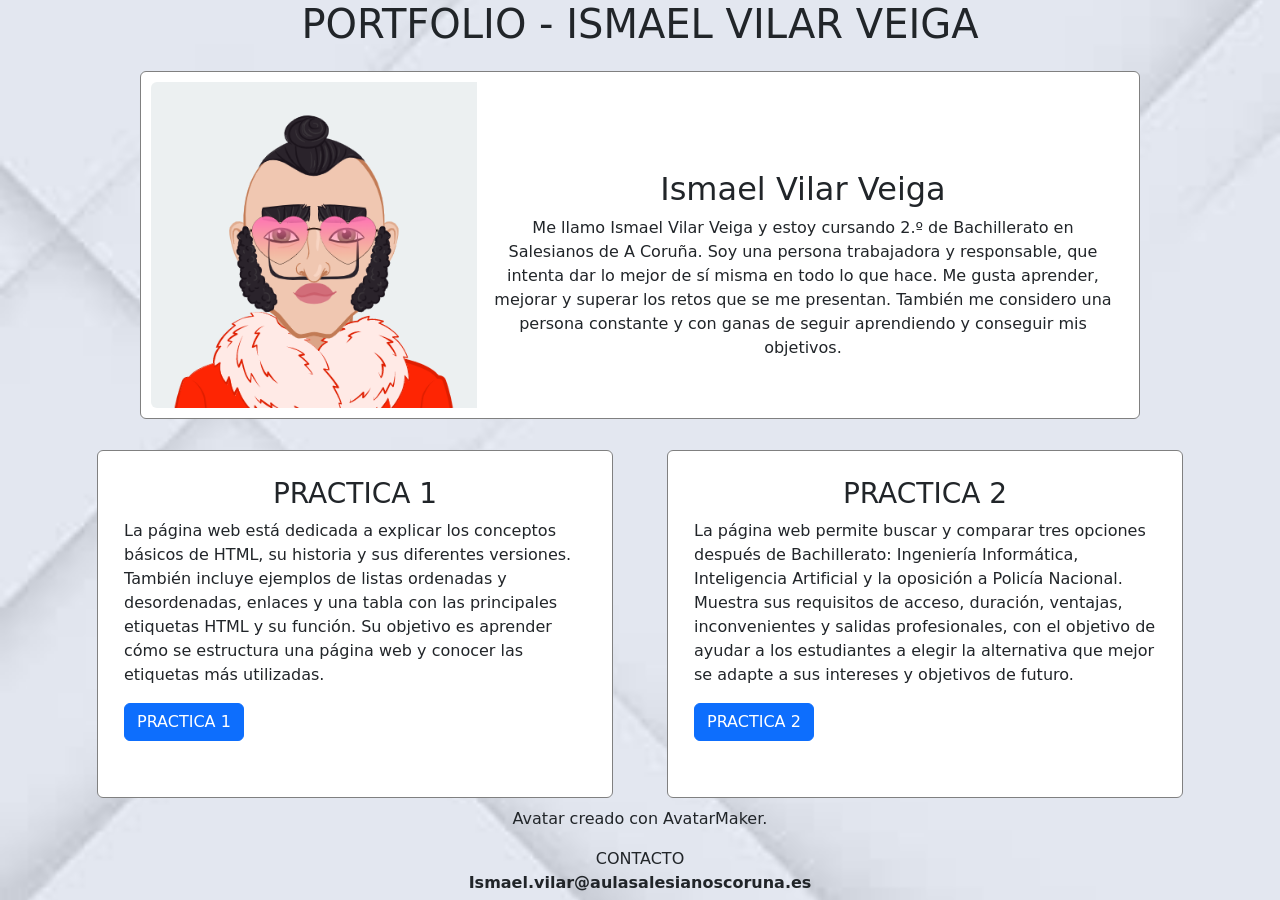
<file: index.html>
<!doctype html>
<html lang="es">
<head>
    <meta charset="utf-8">
    <meta name="viewport" content="width=device-width, initial-scale=1">
    <title>MIS PRÁCTICAS</title>
    <link href="https://cdn.jsdelivr.net/npm/bootstrap@5.3.8/dist/css/bootstrap.min.css" rel="stylesheet" integrity="sha384-sRIl4kxILFvY47J16cr9ZwB07vP4J8+LH7qKQnuqkuIAvNWLzeN8tE5YBujZqJLB" crossorigin="anonymous">
    <link rel="stylesheet" href="./css/estilos.css">
</head>

<body class="back">

    <h1 class="title text-center">PORTFOLIO - ISMAEL VILAR VEIGA</h1>

    <div class="d-flex justify-content-center">
        <div class="card mb-3" style="max-width: 1000px;">
            <div class="row g-0">

                <div class="col-md-4">
                    <img src="img1/AvatarMaker.png" class="img-fluid rounded-start" alt="Avatar personalizado de Ismael Vilar Veiga">
                </div>

                <div class="col-md-8">
                    <div class="card-body">
                        <br>
                        <br>
                        <br>
                        <h2 class="card-title text-center">Ismael Vilar Veiga</h2>
                        <p class="card-text text-center">Me llamo Ismael Vilar Veiga y estoy cursando 2.º de Bachillerato en Salesianos de A Coruña. Soy una persona trabajadora y responsable, que intenta dar lo mejor de sí misma en todo lo que hace. Me gusta aprender, mejorar y superar los retos que se me presentan. También me considero una persona constante y con ganas de seguir aprendiendo y conseguir mis objetivos.</p>
                    </div>
                </div>

            </div>
        </div>
    </div>

    <div class="container">
        <div class="row">

            <div class="col-md-6">
                <div class="card">
                    <div class="card-body">
                        <h3 class="card-title text-center">PRACTICA 1</h3>
                        <p class="card-text">La página web está dedicada a explicar los conceptos básicos de HTML, su historia y sus diferentes versiones. También incluye ejemplos de listas ordenadas y desordenadas, enlaces y una tabla con las principales etiquetas HTML y su función. Su objetivo es aprender cómo se estructura una página web y conocer las etiquetas más utilizadas.</p>
                        <a href="./Ejercicio1/index.html" class="btn btn-primary">PRACTICA 1</a>
                    </div>
                </div>
            </div>

            <div class="col-md-6">
                <div class="card">
                    <div class="card-body">
                        <h3 class="card-title text-center">PRACTICA 2</h3>
                        <p class="card-text">La página web permite buscar y comparar tres opciones después de Bachillerato: Ingeniería Informática, Inteligencia Artificial y la oposición a Policía Nacional. Muestra sus requisitos de acceso, duración, ventajas, inconvenientes y salidas profesionales, con el objetivo de ayudar a los estudiantes a elegir la alternativa que mejor se adapte a sus intereses y objetivos de futuro.</p>
                        <a href="./Salidasprofesionales/index.html" class="btn btn-primary">PRACTICA 2</a>
                    </div>
                </div>
            </div>

        </div>
    </div>

    <br>

    <p class="text-center">
        Avatar creado con AvatarMaker.
    </p>

    <footer class="text-center">
        CONTACTO<br>
        <strong>Ismael.vilar@aulasalesianoscoruna.es</strong>
    </footer>

    <script src="https://cdn.jsdelivr.net/npm/bootstrap@5.3.8/dist/js/bootstrap.bundle.min.js" integrity="sha384-FKyoEForCGlyvwx9Hj09JcYn3nv7wiPVlz7YYwJrWVcXK/BmnVDxM+D2scQbITxI" crossorigin="anonymous"></script>

</body>
</html>
</file>
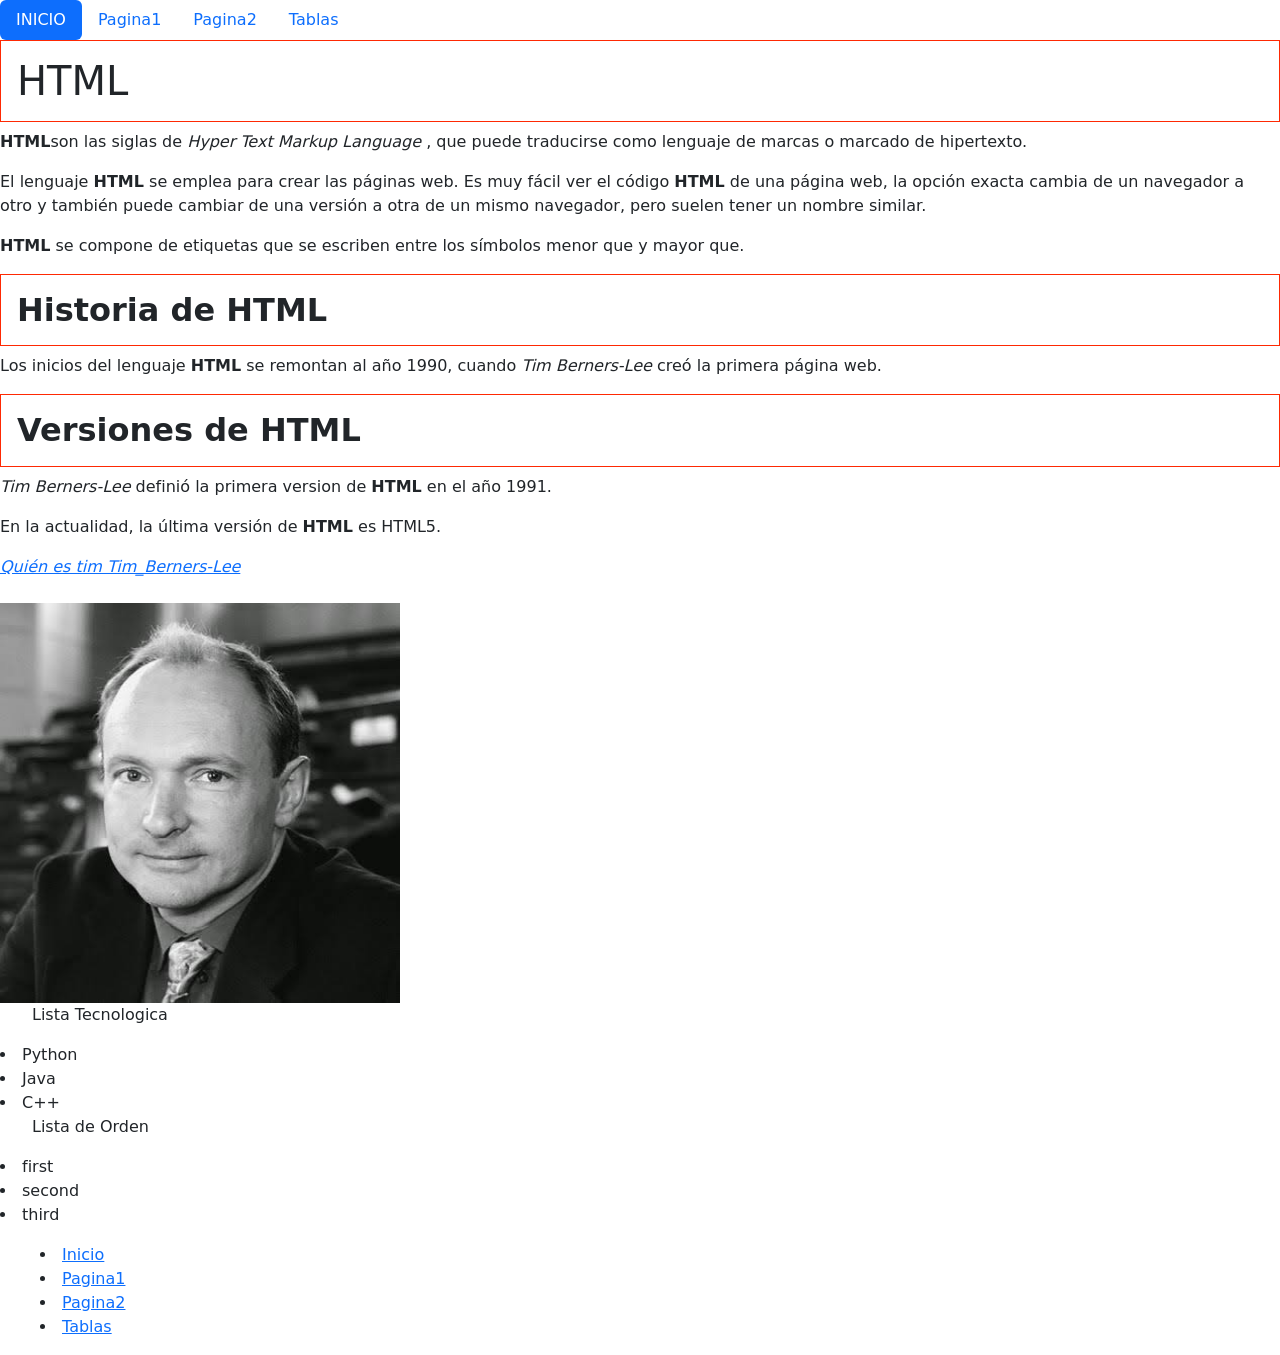
<file: Ejercicio1/index.html>
<!doctype html>
<html lang="es">
    
<head>
  <meta charset="utf-8">
  <meta name="viewport" content="width=device-width, initial-scale=1">
  <link rel="stylesheet" href="./css/estilos.css">
    
  <link href="https://cdn.jsdelivr.net/npm/bootstrap@5.3.8/dist/css/bootstrap.min.css" rel="stylesheet" integrity="sha384-sRIl4kxILFvY47J16cr9ZwB07vP4J8+LH7qKQnuqkuIAvNWLzeN8tE5YBujZqJLB" crossorigin="anonymous">
    </head>
    <body>

        <ul class="nav nav-pills">
            <li class="nav-item">
              <a class="nav-link active" aria-current="page" href="./index.html">INICIO</a>
            </li>
            <li class="nav-item">
              <a class="nav-link" href="./p1.html">Pagina1</a>
            </li>
            <li class="nav-item">
              <a class="nav-link" href="./p2.html">Pagina2</a>
            </li>
            <li class="nav-item">
                <a class="nav-link" href="./tablas.html">Tablas</a>
              </li>
          </ul>

        <h1 class="tarjeta">HTML</h1>
    
        <p>
            <strong>HTML</strong>son las siglas de <em>Hyper Text Markup Language</em> , que puede traducirse como lenguaje de marcas o marcado de hipertexto.
        </p>

        <p>
            El lenguaje <strong>HTML</strong> se emplea para crear las páginas web. Es muy fácil ver el código <strong>HTML</strong> de una página web, la opción exacta cambia de un navegador a otro y también puede cambiar de una versión a otra de un mismo navegador, pero suelen tener un nombre similar.
        </p>

        <p>
            <strong>HTML</strong> se compone de etiquetas que se escriben entre los símbolos menor que y mayor que.
        </p>

        <h2 class="tarjeta">
            <strong>Historia de HTML</strong>
        </h2>

        <p>
            Los inicios del lenguaje <strong>HTML</strong> se remontan al año 1990, cuando <em>Tim Berners-Lee</em> creó la primera página web.
        </p>

        <h2 class="tarjeta">
            <strong>Versiones de HTML</strong>
        </h2>

        <p>
            <em>Tim Berners-Lee</em> definió la primera version de <strong>HTML</strong> en el año 1991.
        </p>

        <p>
            En la actualidad, la última versión de <strong>HTML</strong> es HTML5.
        </p>

        <a href="https://es.wikipedia.org/wiki/Tim_Berners-Lee"><em>Quién es tim Tim_Berners-Lee</em></a>
      
        <br></br>
    
        <img src="./img/tim.jpg" width="400" height="400">

        <ul>Lista Tecnologica</ul>
        <li>Python</li>
        <li>Java</li>
        <li>C++</li>

        <ol>Lista de Orden</ol>
        <li>first</li>
        <li>second</li>
        <li>third</li>

        <menu>
            <li><a href="./index.html">Inicio</a></li>
            <li><a href="./p1.html">Pagina1</a></li>
            <li><a href="./p2.html">Pagina2</a></li>
            <li><a href="./tablas.html">Tablas</a></li>
        </menu>

        <script src="https://cdn.jsdelivr.net/npm/bootstrap@5.3.8/dist/js/bootstrap.bundle.min.js" integrity="sha384-FKyoEForCGlyvwx9Hj09JcYn3nv7wiPVlz7YYwJrWVcXK/BmnVDxM+D2scQbITxI" crossorigin="anonymous"></script>

    </body>
</html>
</file>
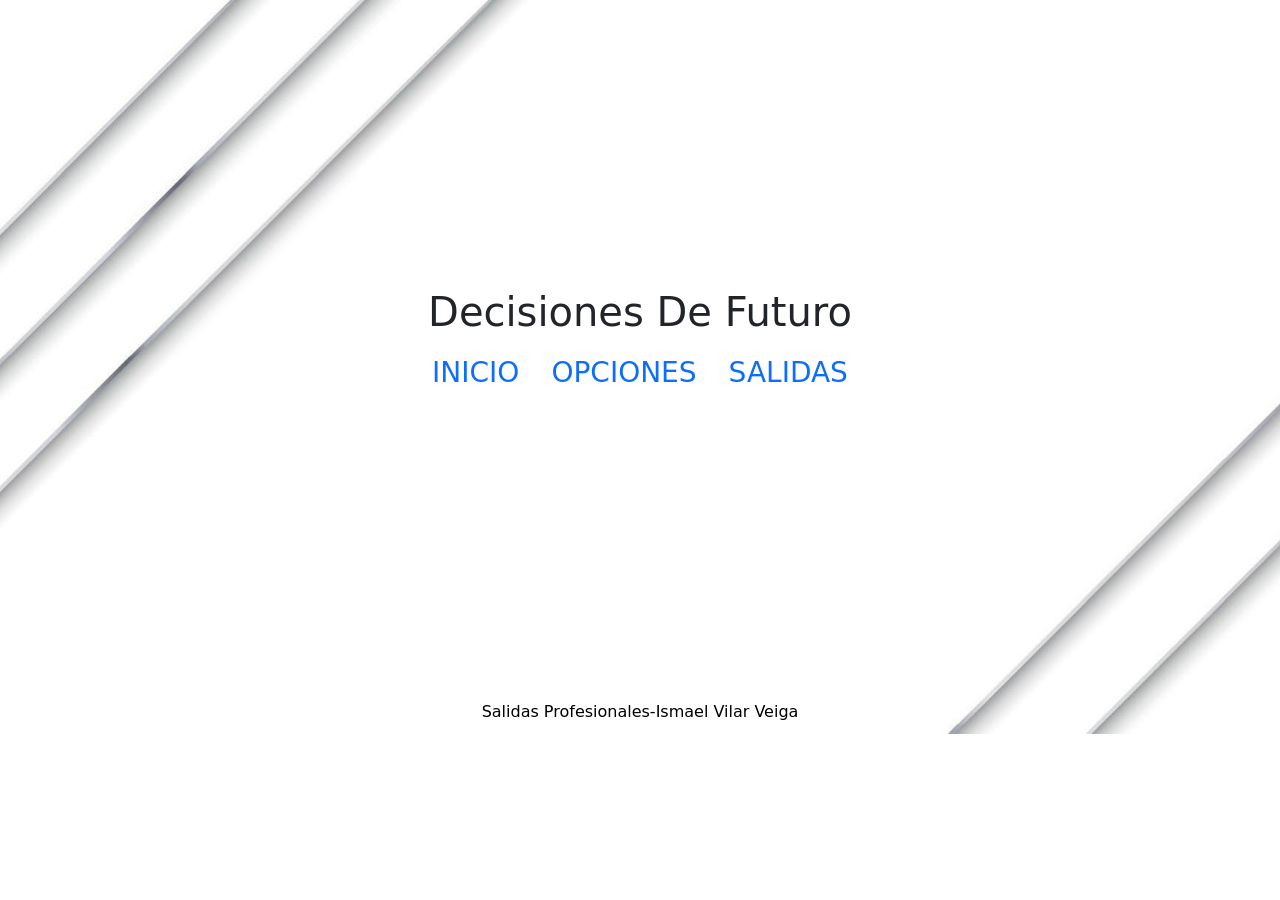
<file: Salidasprofesionales/index.html>
<!DOCTYPE html>
<html lang="es">
    <head>
       <title>Grados Universitarios</title>
       <link href="https://cdn.jsdelivr.net/npm/bootstrap@5.3.8/dist/css/bootstrap.min.css" rel="stylesheet" integrity="sha384-sRIl4kxILFvY47J16cr9ZwB07vP4J8+LH7qKQnuqkuIAvNWLzeN8tE5YBujZqJLB" crossorigin="anonymous">
       <meta charset="utf-8">
       <meta name="viewport" content="width=device-width, initial-scale=1">
       <link rel="stylesheet" href="./css/andaduras.css">
    </head>
   
    <body class="back">
      <br></br>
      <br></br>
      <br></br>
      <br></br>
      <br></br>
      <br></br>

      <h1 class="title text-center">Decisiones De Futuro</h1>
      
      <ul class="nav nav-pills justify-content-center fs-3 mt-7">

            <li class="nav-item">
              <a class="nav-link" aria-current="page" href="./pag1.html">INICIO</a>
            </li>
            <li class="nav-item">
              <a class="nav-link" href="./pag2.html">OPCIONES</a>
            </li>
            <li class="nav-item">
              <a class="nav-link" href="./pag3.html">SALIDAS</a>
            </li>
            
    
        </ul>
        <br></br>
        <br></br>
        <br></br>
        <br></br>
        <br></br>
        <br></br>

        <footer class="quesiquesitoquesi">
          Salidas Profesionales-Ismael Vilar Veiga
        </footer>



       
    

        <script src="https://cdn.jsdelivr.net/npm/bootstrap@5.3.8/dist/js/bootstrap.bundle.min.js" integrity="sha384-FKyoEForCGlyvwx9Hj09JcYn3nv7wiPVlz7YYwJrWVcXK/BmnVDxM+D2scQbITxI" crossorigin="anonymous"></script>
    </body>
</html>
</file>
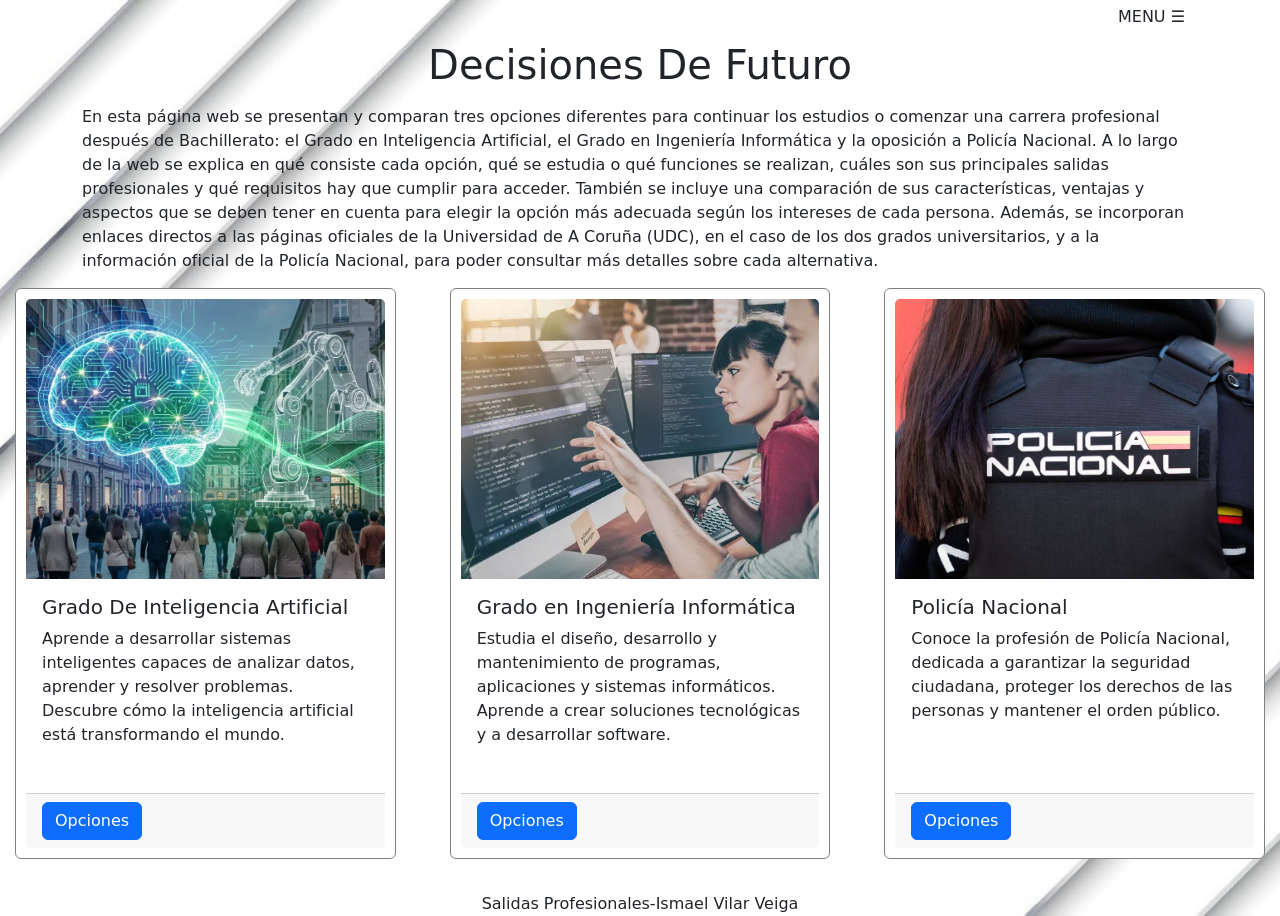
<file: Salidasprofesionales/pag1.html>
<!DOCTYPE html>
<html lang="es">
    <head>
       <title>Grados Universitarios</title>
       <link href="https://cdn.jsdelivr.net/npm/bootstrap@5.3.8/dist/css/bootstrap.min.css" rel="stylesheet" integrity="sha384-sRIl4kxILFvY47J16cr9ZwB07vP4J8+LH7qKQnuqkuIAvNWLzeN8tE5YBujZqJLB" crossorigin="anonymous">
       <meta charset="utf-8">
       <meta name="viewport" content="width=device-width, initial-scale=1">
       <link rel="stylesheet" href="./css/andaduras.css">
    </head>
    
    <body class="back">
      <nav>
      <div class="container d-flex justify-content-end">

        <button class="btn fs-5"
                type="button"
                data-bs-toggle="offcanvas"
                data-bs-target="#offcanvasRight"
                aria-controls="offcanvasRight"><h6 class="title text-center">
            MENU ☰<h/6>
        </button>

    </div>

    <div class="offcanvas offcanvas-end" 
         tabindex="1" 
         id="offcanvasRight"
         aria-labelledby="offcanvasRightLabel">

        <div class="offcanvas-header">

            <h4 class="offcanvas-title" id="offcanvasRightLabel">
                MENÚ PRINCIPAL
            </h4>

            <button type="button" 
                    class="btn-close"
                    data-bs-dismiss="offcanvas"
                    aria-label="Cerrar">
            </button>

        </div>


        <div class="offcanvas-body">

            <ul class="navbar-nav">

                <li class="nav-item">
                    <a class="nav-link" href="./pag1.html">INICIO</a>
                </li>

                <li class="nav-item">
                    <a class="nav-link" href="./pag2.html">OPCIONES</a>
                </li>

                <li class="nav-item">
                    <a class="nav-link" href="./pag3.html">SALIDAS</a>
                </li>

                <li class="nav-item">
                    <a class="nav-link" href="./index.html">VOLVER</a>
                </li>

            </ul>

        </div>
    </div>
    </nav>
    <header>
      <h1 class="title text-center">Decisiones De Futuro</h1>
    </header>
          <div class="container d-flex justify-content-end mt-3">

            <br></br>

            <p class="card-text">
              
              En esta página web se presentan y comparan tres opciones diferentes para continuar los estudios o comenzar una carrera profesional después de Bachillerato: el Grado en Inteligencia Artificial, el Grado en Ingeniería Informática y la oposición a Policía Nacional.
              
              A lo largo de la web se explica en qué consiste cada opción, qué se estudia o qué funciones se realizan, cuáles son sus principales salidas profesionales y qué requisitos hay que cumplir para acceder. También se incluye una comparación de sus características, ventajas y aspectos que se deben tener en cuenta para elegir la opción más adecuada según los intereses de cada persona.
              
              Además, se incorporan enlaces directos a las páginas oficiales de la Universidad de A Coruña (UDC), en el caso de los dos grados universitarios, y a la información oficial de la Policía Nacional, para poder consultar más detalles sobre cada alternativa.</p>
          </div>
          
    <main>
      <div class="row row-cols-1 row-cols-md-2 row-cols-lg-3 g-4">
        <div class="col">
          <div class="card h-100">
            <img src="img1/ia.jpg" class="card-img-top" alt="Representación de la inteligencia artificial">
            <div class="card-body">
              <h5 class="card-title">Grado De Inteligencia Artificial</h5>
              <p class="card-text">Aprende a desarrollar sistemas inteligentes capaces de analizar datos, aprender y resolver problemas. Descubre cómo la inteligencia artificial está transformando el mundo.</p>
            </div>
            <div class="card-footer">
             <a href="./pag2.html" class="btn btn-primary">Opciones</a>
            </div>
          </div>
        </div>
        <div class="col">
          <div class="card h-100">
            <img src="img1/ii.jpg" class="card-img-top" alt="Representación de la ingeniería informática">
            <div class="card-body">
              <h5 class="card-title">Grado en Ingeniería Informática</h5>
              <p class="card-text">Estudia el diseño, desarrollo y mantenimiento de programas, aplicaciones y sistemas informáticos. Aprende a crear soluciones tecnológicas y a desarrollar software.</p>
            </div>
            <div class="card-footer">
              <a href="./pag2.html" class="btn btn-primary">Opciones</a>
            </div>
          </div>
        </div>
        <div class="col">
          <div class="card h-100">
            <img src="img1/pnn.jpg" class="card-img-top" alt="Representación de la policía nacional">
            <div class="card-body">
              <h5 class="card-title">Policía Nacional</h5>
              <p class="card-text">Conoce la profesión de Policía Nacional, dedicada a garantizar la seguridad ciudadana, proteger los derechos de las personas y mantener el orden público.</p>
            </div>
            <div class="card-footer">
              <a href="./pag2.html" class="btn btn-primary">Opciones</a>
            </div>
          </div>
        </div>
      </div>
    </main>

    <br></br>



      <footer class="title text-center">
        Salidas Profesionales-Ismael Vilar Veiga
      </footer>
        

        <script src="https://cdn.jsdelivr.net/npm/bootstrap@5.3.8/dist/js/bootstrap.bundle.min.js" integrity="sha384-FKyoEForCGlyvwx9Hj09JcYn3nv7wiPVlz7YYwJrWVcXK/BmnVDxM+D2scQbITxI" crossorigin="anonymous"></script>
    </body>
</html>
</file>
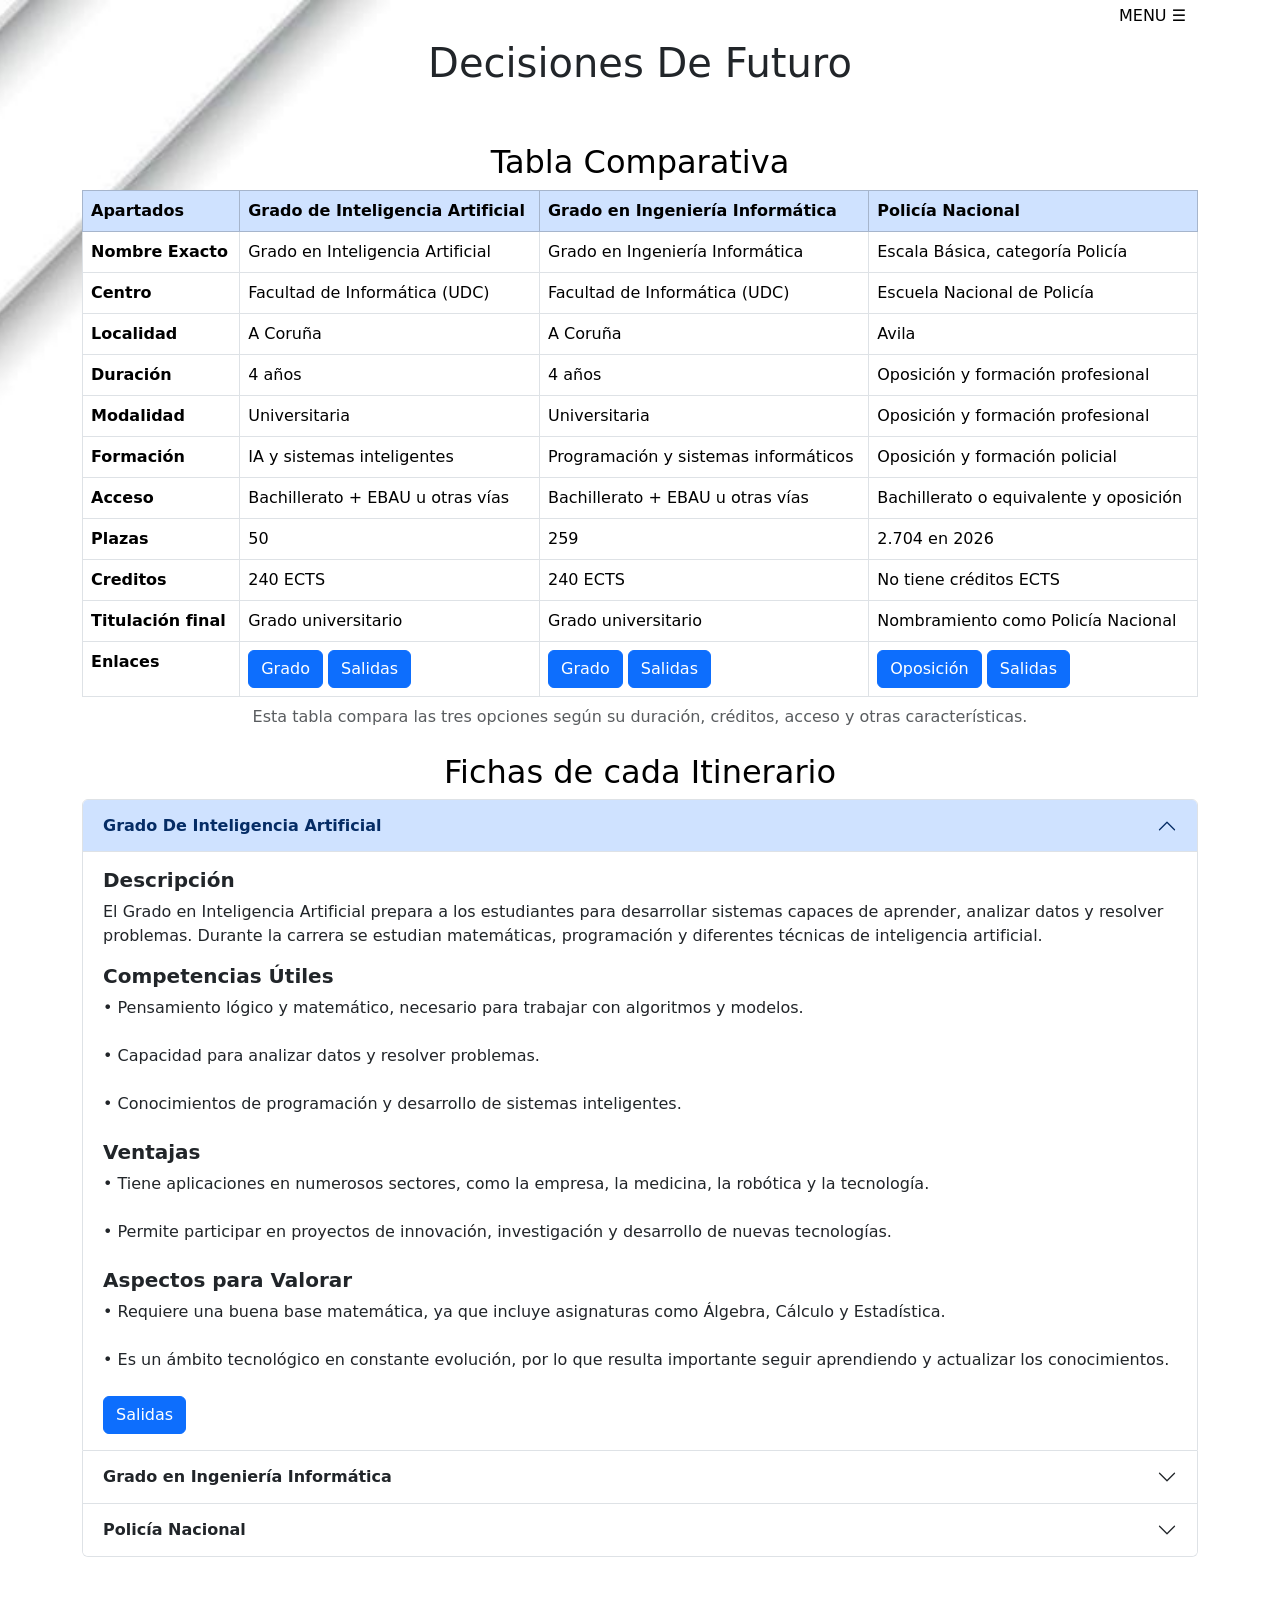
<file: Salidasprofesionales/pag2.html>
<!DOCTYPE html>
<html lang="es">
    <head>
       <title>Grados Universitarios</title>
       <link href="https://cdn.jsdelivr.net/npm/bootstrap@5.3.8/dist/css/bootstrap.min.css" rel="stylesheet" integrity="sha384-sRIl4kxILFvY47J16cr9ZwB07vP4J8+LH7qKQnuqkuIAvNWLzeN8tE5YBujZqJLB" crossorigin="anonymous">
       <meta charset="utf-8">
       <meta name="viewport" content="width=device-width, initial-scale=1">
       <link rel="stylesheet" href="./css/andaduras.css">
    </head>
    <body class="back">
      <nav>
      <div class="container d-flex justify-content-end">

        <button class="btn vinicius fs-5"
                type="button"
                data-bs-toggle="offcanvas"
                data-bs-target="#offcanvasRight"
                aria-controls="offcanvasRight"><h6 class="title text-center">
            MENU ☰<h/6>
        </button>

    </div>

    <div class="offcanvas offcanvas-end" 
         tabindex="1" 
         id="offcanvasRight"
         aria-labelledby="offcanvasRightLabel">

        <div class="offcanvas-header">

            <h4 class="offcanvas-title" id="offcanvasRightLabel">
                MENÚ PRINCIPAL
            </h4>

            <button type="button" 
                    class="btn-close"
                    data-bs-dismiss="offcanvas"
                    aria-label="Cerrar">
            </button>

        </div>


        <div class="offcanvas-body">

            <ul class="navbar-nav">

                <li class="nav-item">
                    <a class="nav-link" href="./pag1.html">INICIO</a>
                </li>

                <li class="nav-item">
                    <a class="nav-link" href="./pag2.html">OPCIONES</a>
                </li>

                <li class="nav-item">
                    <a class="nav-link" href="./pag3.html">SALIDAS</a>
                </li>

                <li class="nav-item">
                    <a class="nav-link" href="./index.html">VOLVER</a>
                </li>

            </ul>

        </div>
    </div>
    </nav>
    



      <h1 class="title text-center">Decisiones De Futuro</h1>
      
      <br></br>
      
      <main class="container">
        <section>
          <h2 class="title text-center">Tabla Comparativa</h2>
        <div class="table-responsive">
        <table class="table table-bordered">
           <caption class="title text-center">
            Esta tabla compara las tres opciones según su duración, créditos, acceso y otras características.
        </caption>
          <thead class="table-primary">
            <tr>
              <th scope="col">Apartados</th>
              <th scope="col">Grado de Inteligencia Artificial</th>
              <th scope="col">Grado en Ingeniería Informática</th>
              <th scope="col">Policía Nacional</th>
            </tr>
          </thead>
          <tbody>
            <tr>
              <th scope="row">Nombre Exacto</th>
              <td>Grado en Inteligencia Artificial</td>
              <td>Grado en Ingeniería Informática</td>
              <td>Escala Básica, categoría Policía</td>
            </tr>
            <tr>
              <th scope="row">Centro</th>
              <td>Facultad de Informática (UDC)</td>
              <td>Facultad de Informática (UDC)</td>
              <td>Escuela Nacional de Policía</td>
            </tr>
            <tr>
              <th scope="row">Localidad</th>
              <td>A Coruña</td>
              <td>A Coruña</td>
              <td>Avila</td>
            </tr>
            <tr>
              <th scope="row">Duración</th>
              <td>4 años</td>
              <td>4 años</td>
              <td>Oposición y formación profesional</td>
            </tr>
            <tr>
              <th scope="row">Modalidad</th>
              <td>Universitaria</td>
              <td>Universitaria</td>
              <td>Oposición y formación profesional</td>
            </tr>
            <tr>
              <th scope="row">Formación</th>
              <td>IA y sistemas inteligentes</td>
              <td>Programación y sistemas informáticos</td>
              <td>Oposición y formación policial</td>
            </tr>
            <tr>
              <th scope="row">Acceso</th>
              <td>Bachillerato + EBAU u otras vías</td>
              <td>Bachillerato + EBAU u otras vías</td>
              <td>Bachillerato o equivalente y oposición</td>
            </tr>
            <tr>
              <th scope="row">Plazas</th>
              <td>50</td>
              <td>259</td>
              <td>2.704 en 2026</td>
            </tr>
            <tr>
              <th scope="row">Creditos</th>
              <td>240 ECTS</td>
              <td>240 ECTS</td>
              <td>No tiene créditos ECTS</td>
            </tr>
            <tr>
              <th scope="row">Titulación final</th>
              <td>Grado universitario</td>
              <td>Grado universitario</td>
              <td>Nombramiento como Policía Nacional</td>
            </tr>
            <tr>
              <th scope="row">Enlaces</th>
              <td> <a href="https://estudos.udc.es/es/study/admission/614g03v01"  class="btn btn-primary">Grado</a>
                <a href="./pag3.html" class="btn btn-primary">Salidas</a></td>
              <td> <a href="https://estudos.udc.es/es/study/admission/614g01v01" class="btn btn-primary">Grado</a>
                <a href="./pag3.html" class="btn btn-primary">Salidas</a></td>
              <td> <a href="https://boe.es/diario_boe/txt.php?id=BOE-A-2026-15055" class="btn btn-primary">Oposición</a>
                <a href="./pag3.html" class="btn btn-primary">Salidas</a></td>
            </tr>
          </tbody>
        </table>
        </div>
        </section>

        <section>
          <h2 class="title text-center">Fichas de cada Itinerario</h2>

 <div class="accordion" id="accordionPanelsStayOpenExample">
  <div class="accordion-item">
    <h2 class="accordion-header">
      <button class="accordion-button" type="button" data-bs-toggle="collapse" data-bs-target="#panelsStayOpen-collapseOne" aria-expanded="true" aria-controls="panelsStayOpen-collapseOne">
        <strong>Grado De Inteligencia Artificial</strong>
      </button>
    </h2>
    <div id="panelsStayOpen-collapseOne" class="accordion-collapse collapse show">
      <div class="accordion-body">
        <h5><strong>Descripción</strong></h5>
        <p>
        El Grado en Inteligencia Artificial prepara a los
        estudiantes para desarrollar sistemas capaces de
        aprender, analizar datos y resolver problemas.
        Durante la carrera se estudian matemáticas,
        programación y diferentes técnicas de inteligencia
        artificial.
        </p>
        
        <h5><strong>Competencias Útiles</strong></h5> 
         • Pensamiento lógico y matemático, necesario para trabajar con algoritmos y modelos.
        <br></br>
         • Capacidad para analizar datos y resolver problemas.
        <br></br>
         • Conocimientos de programación y desarrollo de sistemas inteligentes.
        <br></br>
                <h5><strong>Ventajas</strong></h5> 
         • Tiene aplicaciones en numerosos sectores, como la empresa, la medicina, la robótica y la tecnología.
        <br></br>
         • Permite participar en proyectos de innovación, investigación y desarrollo de nuevas tecnologías.
        <br></br>
        <h5><strong>Aspectos para Valorar</strong></h5> 
         • Requiere una buena base matemática, ya que incluye asignaturas como Álgebra, Cálculo y Estadística.
        <br></br>
         • Es un ámbito tecnológico en constante evolución, por lo que resulta importante seguir aprendiendo y actualizar los conocimientos.
        <br></br>
        <a href="./pag3.html" class="btn btn-primary">Salidas</a>
      </div>
    </div>
  </div>
  <div class="accordion-item">
    <h2 class="accordion-header">
      <button class="accordion-button collapsed" type="button" data-bs-toggle="collapse" data-bs-target="#panelsStayOpen-collapseTwo" aria-expanded="false" aria-controls="panelsStayOpen-collapseTwo">
        <strong>Grado en Ingeniería Informática</strong>
      </button>
    </h2>
    <div id="panelsStayOpen-collapseTwo" class="accordion-collapse collapse">
      <div class="accordion-body">
        <h5><strong>Descripción</strong></h5>
        <p>
        El Grado en Ingeniería Informática se centra en el
        diseño, desarrollo y mantenimiento de programas,
        aplicaciones y sistemas informáticos. Durante la
        carrera se adquieren conocimientos de programación,
        bases de datos, redes y tecnologías digitales.
        </p>
        <h5><strong>Competencias Útiles</strong></h5> 
         • Pensamiento lógico y capacidad de razonamiento.
        <br></br>
         • Capacidad para diseñar y resolver problemas tecnológicos.
        <br></br>
         • Trabajo en equipo y habilidades de comunicación.
        <br></br>
        <h5><strong>Ventajas</strong></h5> 
         • Ofrece diferentes salidas profesionales, como programador, analista de sistemas o gestor de tecnologías de la información.
        <br></br>
         • Permite trabajar en numerosos sectores, ya que la informática está presente en gran parte de las actividades empresariales.
        <br></br>
        <h5><strong>Aspectos para Valorar</strong></h5> 
         • Requiere dedicación a la programación, las matemáticas y otras materias técnicas.
        <br></br>
         • Es necesario actualizar los conocimientos debido a los continuos cambios tecnológicos.
        <br></br>
        <a href="./pag3.html" class="btn btn-primary">Salidas</a>
      </div>
    </div>
  </div>
  <div class="accordion-item">
    <h2 class="accordion-header">
      <button class="accordion-button collapsed" type="button" data-bs-toggle="collapse" data-bs-target="#panelsStayOpen-collapseThree" aria-expanded="false" aria-controls="panelsStayOpen-collapseThree">
        <strong>Policía Nacional</strong>
      </button>
    </h2>
    <div id="panelsStayOpen-collapseThree" class="accordion-collapse collapse">
      <div class="accordion-body">
        <h5><strong>Descripción</strong></h5>
        <p>
        La oposición a Policía Nacional es un proceso
        selectivo que permite acceder a la Escala Básica
        del cuerpo. Para conseguir una plaza es necesario
        cumplir los requisitos oficiales y superar las
        diferentes pruebas de la convocatoria.
        </p>
        <h5><strong>Competencias Útiles</strong></h5> 
         • Responsabilidad, disciplina y respeto a las normas.
        <br></br>
         • Capacidad de comunicación y trato con las personas.
        <br></br>
         • Trabajo en equipo y capacidad para tomar decisiones.
        <br></br>
        <h5><strong>Ventajas</strong></h5> 
         • Permite desarrollar una carrera profesional dentro de la Administración pública.
        <br></br>
         • - Ofrece distintas funciones y ámbitos de trabajo, como seguridad ciudadana, investigación y policía científica.
        <br></br>
        <h5><strong>Aspectos para Valorar</strong></h5> 
         • Es necesario superar un proceso selectivo que incluye pruebas de conocimientos, físicas, reconocimiento médico, entrevista y pruebas psicotécnicas.
        <br></br>
         • Es una profesión con una gran responsabilidad, que puede exigir disponibilidad y adaptación a diferentes situaciones.
        <br></br>
        <a href="./pag3.html" class="btn btn-primary">Salidas</a>
      </div>
    </div>
  </div>
</section>
</main>

    <br></br>

  <footer class="title text-center">
    Salidas Profesionales-Ismael Vilar Veiga
  </footer>

        <script src="https://cdn.jsdelivr.net/npm/bootstrap@5.3.8/dist/js/bootstrap.bundle.min.js" integrity="sha384-FKyoEForCGlyvwx9Hj09JcYn3nv7wiPVlz7YYwJrWVcXK/BmnVDxM+D2scQbITxI" crossorigin="anonymous"></script>
    </body>
</html>
</file>
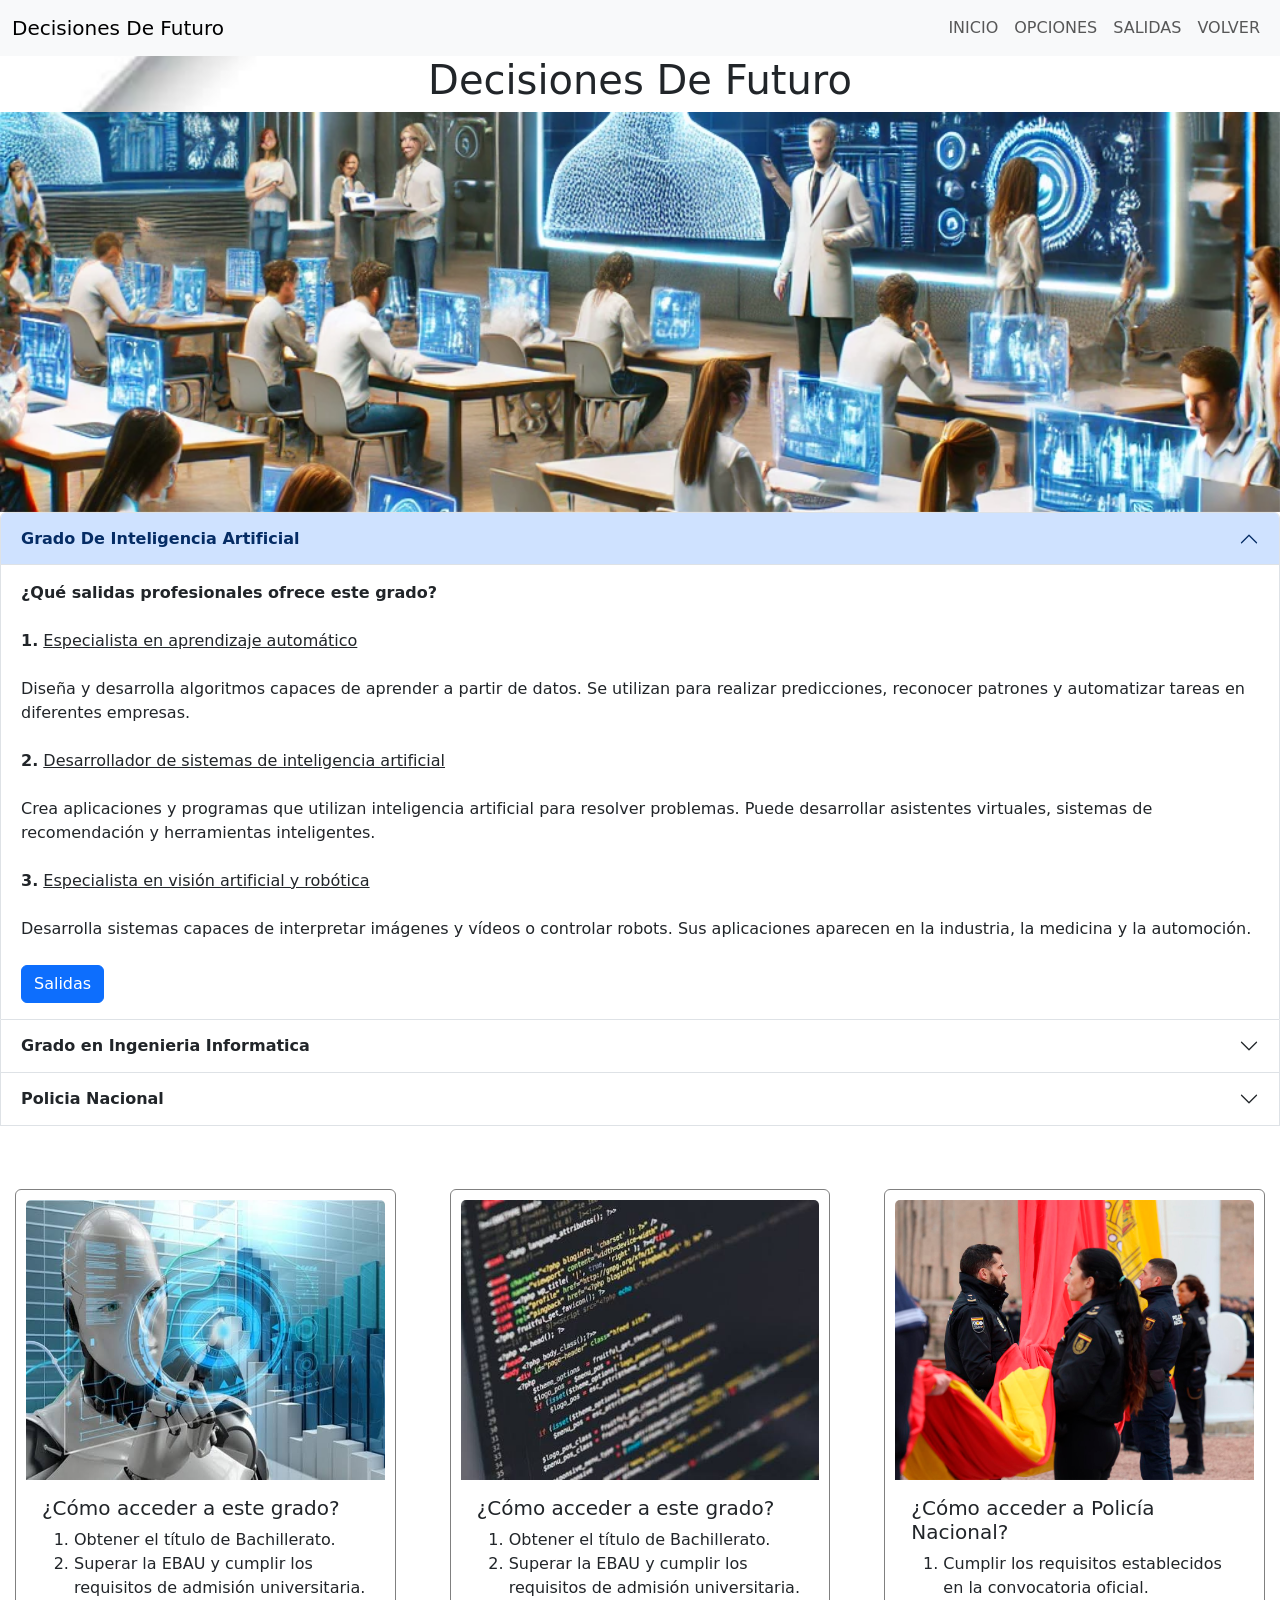
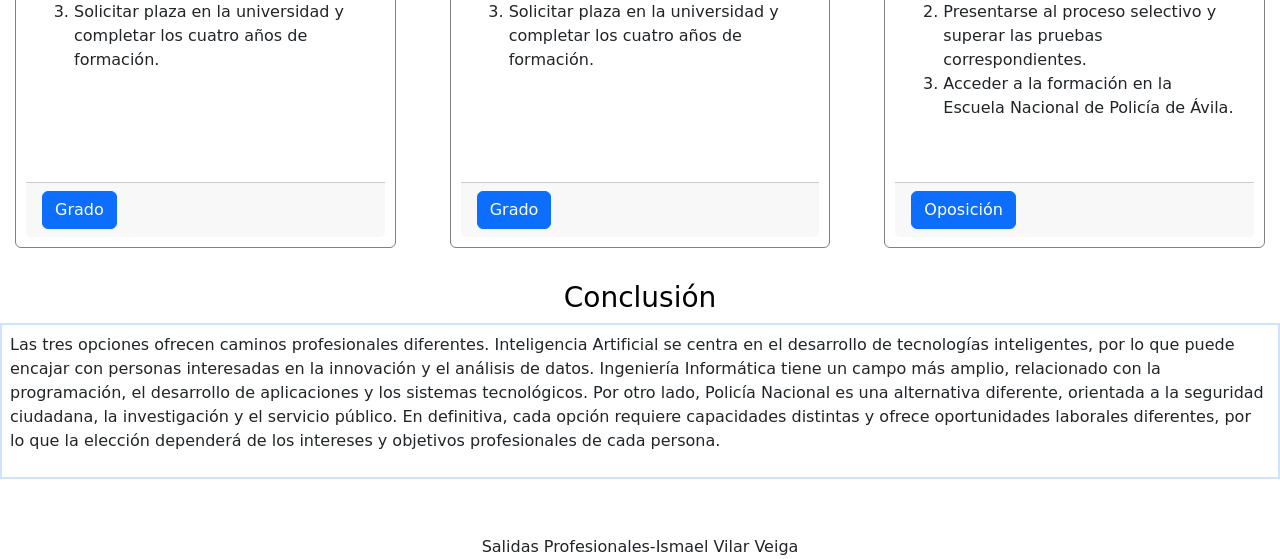
<file: Salidasprofesionales/pag3.html>
<!DOCTYPE html>
<html lang="es">
    <head>
       <title>Grados Universitarios</title>
       <link href="https://cdn.jsdelivr.net/npm/bootstrap@5.3.8/dist/css/bootstrap.min.css" rel="stylesheet" integrity="sha384-sRIl4kxILFvY47J16cr9ZwB07vP4J8+LH7qKQnuqkuIAvNWLzeN8tE5YBujZqJLB" crossorigin="anonymous">
       <meta charset="utf-8">
       <meta name="viewport" content="width=device-width, initial-scale=1">
       <link rel="stylesheet" href="./css/andaduras.css">
    </head>
    <body class="back">

  <nav class="navbar navbar-expand-lg bg-body-tertiary">
      <div class="container-fluid">

        
          <a class="navbar-brand title" href="./pag1.html">
              Decisiones De Futuro
          </a>

      
          <button class="navbar-toggler"
                  type="button"
                  data-bs-toggle="collapse"
                  data-bs-target="#navbarNav"
                  aria-controls="navbarNav"
                  aria-expanded="false"
                  aria-label="Abrir menú">

              <span class="navbar-toggler-icon"></span>

          </button>

      
          <div class="collapse navbar-collapse" id="navbarNav">

              <ul class="navbar-nav ms-auto">

                  <li class="nav-item">
                      <a class="nav-link" href="./pag1.html">
                          INICIO
                      </a>
                  </li>

                  <li class="nav-item">
                      <a class="nav-link" href="./pag2.html">
                          OPCIONES
                      </a>
                  </li>

                  <li class="nav-item">
                      <a class="nav-link" href="./pag3.html">
                          SALIDAS
                      </a>
                  </li>

                  <li class="nav-item">
                      <a class="nav-link" href="./index.html">
                          VOLVER
                      </a>
                  </li>

              </ul>

          </div>
      </div>
  </nav>


        <h1 class="title text-center">Decisiones De Futuro</h1>
        
        
  <div id="carouselExampleSlidesOnly" class="carousel slide" data-bs-ride="carousel">
    <div class="carousel-inner">
      <div class="carousel-item active">
        <img src="img1/int.jpg" class="d-block w-100" alt="Representación de la inteligencia artificial">
      </div>
      <div class="carousel-item">
        <img src="img1/ing.jpg" class="d-block w-100" alt="Representación de la ingeniería informática">
      </div>
      <div class="carousel-item">
        <img src="img1/pol.jpg" class="d-block w-100" alt="Representación de la policía nacional">
      </div>
    </div>
  </div>


        <div class="accordion" id="accordionPanelsStayOpenExample">
    <div class="accordion-item">
      <h2 class="accordion-header">
        <button class="accordion-button" type="button" data-bs-toggle="collapse" data-bs-target="#panelsStayOpen-collapseOne" aria-expanded="true" aria-controls="panelsStayOpen-collapseOne">
          <strong>Grado De Inteligencia Artificial</strong>
        </button>
      </h2>
      <div id="panelsStayOpen-collapseOne" class="accordion-collapse collapse show">
        <div class="accordion-body">
          <strong>¿Qué salidas profesionales ofrece este grado?</strong>
          <br></br>
          <strong>1.</strong> <u>Especialista en aprendizaje automático</u>
          <br></br>
  Diseña y desarrolla algoritmos capaces de aprender a partir de datos. Se utilizan para realizar predicciones, reconocer patrones y automatizar tareas en diferentes empresas.
          <br></br>
  <strong>2.</strong> <u>Desarrollador de sistemas de inteligencia artificial</u>
          <br></br>
          Crea aplicaciones y programas que utilizan inteligencia artificial para resolver problemas. Puede desarrollar asistentes virtuales, sistemas de recomendación y herramientas inteligentes.
          <br></br>
  <strong>3.</strong> <u>Especialista en visión artificial y robótica</u>
          <br></br>
          Desarrolla sistemas capaces de interpretar imágenes y vídeos o controlar robots. Sus aplicaciones aparecen en la industria, la medicina y la automoción.
          <br></br>
          <a href="https://estudos.udc.es/es/study/detail/614g03v01" class="btn btn-primary">Salidas</a>
        </div>
      </div>
    </div>
    <div class="accordion-item">
      <h2 class="accordion-header">
        <button class="accordion-button collapsed" type="button" data-bs-toggle="collapse" data-bs-target="#panelsStayOpen-collapseTwo" aria-expanded="false" aria-controls="panelsStayOpen-collapseTwo">
          <strong>Grado en Ingenieria Informatica</strong>
        </button>
      </h2>
      <div id="panelsStayOpen-collapseTwo" class="accordion-collapse collapse">
        <div class="accordion-body">
          <strong>¿Qué salidas profesionales ofrece este grado?</strong> 
        <br></br>
          <strong>1.</strong> <u>Programador de sistemas informáticos</u>
          <br></br>
          Diseña, desarrolla y mantiene programas y aplicaciones informáticas para empresas y particulares. Puede trabajar creando software, aplicaciones móviles o herramientas de gestión.
          <br></br>
          <strong>2.</strong> <u>Analista de tecnologías de la información</u>
          <br></br>
          Analiza las necesidades tecnológicas de una empresa y propone soluciones informáticas para mejorar su funcionamiento. También participa en la planificación y organización de proyectos tecnológicos.
          <br></br>
          <strong>3.</strong> <u>Especialista en visión artificial y robótica</u>
          <br></br>
          Desarrolla sistemas capaces de interpretar imágenes y vídeos o controlar robots. Sus aplicaciones aparecen en la industria, la medicina y la automoción.
          <br></br>
          <a href="https://estudos.udc.es/es/study/detail/614g01v01" class="btn btn-primary">Salidas</a>
        </div>
      </div>
    </div>
    <div class="accordion-item">
      <h2 class="accordion-header">
        <button class="accordion-button collapsed" type="button" data-bs-toggle="collapse" data-bs-target="#panelsStayOpen-collapseThree" aria-expanded="false" aria-controls="panelsStayOpen-collapseThree">
          <strong>Policia Nacional</strong>
        </button>
      </h2>
      <div id="panelsStayOpen-collapseThree" class="accordion-collapse collapse">
        <div class="accordion-body">
          <strong>¿Qué ofrece esta oposición?</strong> 
          <br></br>
          <strong>1.</strong> <u>Seguridad ciudadana</u>
          <br></br>
          Realiza labores de vigilancia, prevención de delitos y protección de los ciudadanos. También interviene en situaciones de emergencia y participa en dispositivos para mantener el orden público.
          <br></br>
          <strong>2.</strong> <u>Policía Científica</u>
          <br></br>
          Se ocupa de analizar indicios y pruebas encontrados en lugares donde se han cometido delitos. Utiliza técnicas científicas para identificar personas, estudiar huellas y ayudar a esclarecer investigaciones.
          <br></br>
          <strong>3.</strong> <u>Policía Judicial</u>
          <br></br>
          Se encarga de investigar delitos, recoger pruebas, identificar a los posibles responsables y colaborar con las autoridades judiciales. Participa en investigaciones relacionadas con diferentes tipos de delincuencia.
          <br></br>
          <a href="https://www.boe.es/buscar/pdf/2015/BOE-A-2015-8468-consolidado.pdf" class="btn btn-primary">Salidas</a>
        </div>
      </div>
    </div>
      <br></br>

      <main>
        <div class="row row-cols-1 row-cols-md-2 row-cols-lg-3 g-4">
          <div class="col">
            <div class="card h-100">
              <img src="img1/iia.jpg" class="card-img-top" alt="Representación de la inteligencia artificial">
              <div class="card-body">
                <h5 class="card-title">¿Cómo acceder a este grado?</h5>
                <ol>
                <li>Obtener el título de Bachillerato.</li>
                <li>Superar la EBAU y cumplir los requisitos de admisión universitaria.</li>
                <li>Solicitar plaza en la universidad y completar los cuatro años de formación.</li>
                </ol>
              </div>
              <div class="card-footer">
              <a href="https://esei.uvigo.es/estudos/grao-en-intelixencia-artifical/" class="btn btn-primary">Grado</a>
              </div>
            </div>
          </div>
          <div class="col">
            <div class="card h-100">
              <img src="img1/iii.jpg" class="card-img-top" alt="Representación de la ingeniería informática">
              <div class="card-body">
                <h5 class="card-title">¿Cómo acceder a este grado?</h5>
              <ol>
                <li>Obtener el título de Bachillerato.</li>
                <li>Superar la EBAU y cumplir los requisitos de admisión universitaria.</li>
                <li>Solicitar plaza en la universidad y completar los cuatro años de formación.</li>
              </ol>
              </div>
              <div class="card-footer">
                <a href="https://esei.uvigo.es/estudos/grao-en-enxenaria-informatica/" class="btn btn-primary">Grado</a>
              </div>
            </div>
          </div>
          <div class="col">
            <div class="card h-100">
              <img src="img1/ppn.jpg" class="card-img-top" alt="Representación de la policía nacional">
              <div class="card-body">
                <h5 class="card-title">¿Cómo acceder a Policía Nacional?</h5>
                <ol>
                <li>Cumplir los requisitos establecidos en la convocatoria oficial.</li>
                <li>Presentarse al proceso selectivo y superar las pruebas correspondientes.</li>
                <li>Acceder a la formación en la Escuela Nacional de Policía de Ávila.</li>
                </ol>
              </div>
              <div class="card-footer">
                <a href="https://www.boe.es/buscar/doc.php?id=BOE-A-2026-15055" class="btn btn-primary">Oposición</a>
              </div>
            </div>
          </div>
        </div>
      </main>

      <br></br>

      <h3 class="title text-center">Conclusión</h3>
      <div class="border p-2 mb-2 conclusion">
        <p>
      Las tres opciones ofrecen caminos profesionales diferentes. Inteligencia Artificial se centra en el desarrollo de tecnologías inteligentes, por lo que puede encajar con personas interesadas en la innovación y el análisis de datos. Ingeniería Informática tiene un campo más amplio, relacionado con la programación, el desarrollo de aplicaciones y los sistemas tecnológicos. Por otro lado, Policía Nacional es una alternativa diferente, orientada a la seguridad ciudadana, la investigación y el servicio público. En definitiva, cada opción requiere capacidades distintas y ofrece oportunidades laborales diferentes, por lo que la elección dependerá de los intereses y objetivos profesionales de cada persona.
      </p>
  </div>


      <br></br>

  <footer class="title text-center">
    Salidas Profesionales-Ismael Vilar Veiga
  </footer>


          <script src="https://cdn.jsdelivr.net/npm/bootstrap@5.3.8/dist/js/bootstrap.bundle.min.js" integrity="sha384-FKyoEForCGlyvwx9Hj09JcYn3nv7wiPVlz7YYwJrWVcXK/BmnVDxM+D2scQbITxI" crossorigin="anonymous"></script>
  </body>
</html>
</file>
<file: css/estilos.css>
body {
    background-image: url("../img1/fondo1.jpg");
    background-size: cover;
    background-position: center;
    background-repeat: no-repeat;
  }
  .card-img-top {
      width: 100%;
      height: 280px;
      object-fit: cover;
  }
  .conclusion {
    border: 2px solid rgb(207, 226, 255) !important;
  }
  .btn.vinicius.fs-5 { 
      background-color: rgb(255, 255, 255) ;
      border: none ;
      color: rgb(0, 0, 0) ;
      box-shadow: none ;
  }
  .quesiquesitoquesi {
    background-color: transparent;
    color: rgb(0, 0, 0);
    text-align: center;
    padding: 10px;
  }
  .carousel-item img {
    width: 100%;
    height: 400px;
    object-fit: cover;
    transition: opacity 4s ease-in-out;
  }
  .card {
      margin: 15px;
      padding: 10px;
      border: 1px solid gray;
  }
  .body {
      font-family: Arial, sans-serif;
      color: rgb(0, 0, 0);
  }
  
  .h1, h2, h3 {
      color: rgb(0, 0, 0);
  }
  
  .a {
      text-decoration: none;
  }
  
  
  * {
      box-sizing: border-box;
  }
  
  body {
      margin: 0;
      overflow-x: hidden;
  }
  
  img {
      max-width: 100%;
      height: auto;
  }
  
  
  h1 {
      font-size: 2.5rem;
      text-align: center;
  }
  
  
  .card {
      height: 100%;
  }
  
  .card-img-top {
      width: 100%;
      height: 280px;
      object-fit: cover;
  }
  
  
  .table-responsive {
      width: 100%;
      overflow-x: auto;
  }
  
  
  .carousel-item img {
      width: 100%;
      height: 400px;
      object-fit: cover;
  }
  
  
  .navbar {
      width: 100%;
  }
  
  
  a:focus-visible,
  button:focus-visible {
      outline: 3px solid orange;
      outline-offset: 3px;
  }
  
  
  @media (max-width: 768px) {
      h1 {
          font-size: 2rem;
      }
  
      .carousel-item img {
          height: 300px;
      }
  
      .container {
          padding-left: 15px;
          padding-right: 15px;
      }
  }
  
  
  @media (max-width: 576px) {
      h1 {
          font-size: 1.6rem;
      }
  
      h2 {
          font-size: 1.3rem;
      }
  
      .carousel-item img {
          height: 220px;
      }
  
      .card-img-top {
          height: 220px;
      }
  
      p {
          font-size: 0.95rem;
      }
  }
</file>
<file: Ejercicio1/css/estilos.css>
.tarjeta {
    border: 1px solid #fe2903;
    padding: 1rem;
  }

  .tarjeta h3 {
    margin-top: 0;
  }

  body {
    background-color: rgb(255, 255, 255);
  }
</file>
<file: Salidasprofesionales/css/andaduras.css>
body {
  background-image: url("../img1/fondo.jpg");
  background-size: cover;
  background-position: center;
  background-repeat: no-repeat;
}
.card-img-top {
    width: 100%;
    height: 280px;
    object-fit: cover;
}
.conclusion {
  border: 2px solid rgb(207, 226, 255) !important;
}
.btn.vinicius.fs-5 { 
    background-color: rgb(255, 255, 255) ;
    border: none ;
    color: rgb(0, 0, 0) ;
    box-shadow: none ;
}
.quesiquesitoquesi {
  background-color: transparent;
  color: rgb(0, 0, 0);
  text-align: center;
  padding: 10px;
}
.carousel-item img {
  width: 100%;
  height: 400px;
  object-fit: cover;
  transition: opacity 4s ease-in-out;
}
.card {
    margin: 15px;
    padding: 10px;
    border: 1px solid gray;
}
.body {
    font-family: Arial, sans-serif;
    color: rgb(0, 0, 0);
}

.h1, h2, h3 {
    color: rgb(0, 0, 0);
}

.a {
    text-decoration: none;
}


* {
    box-sizing: border-box;
}

body {
    margin: 0;
    overflow-x: hidden;
}

img {
    max-width: 100%;
    height: auto;
}


h1 {
    font-size: 2.5rem;
    text-align: center;
}


.card {
    height: 100%;
}

.card-img-top {
    width: 100%;
    height: 280px;
    object-fit: cover;
}


.table-responsive {
    width: 100%;
    overflow-x: auto;
}


.carousel-item img {
    width: 100%;
    height: 400px;
    object-fit: cover;
}


.navbar {
    width: 100%;
}


a:focus-visible,
button:focus-visible {
    outline: 3px solid orange;
    outline-offset: 3px;
}


@media (max-width: 768px) {
    h1 {
        font-size: 2rem;
    }

    .carousel-item img {
        height: 300px;
    }

    .container {
        padding-left: 15px;
        padding-right: 15px;
    }
}


@media (max-width: 576px) {
    h1 {
        font-size: 1.6rem;
    }

    h2 {
        font-size: 1.3rem;
    }

    .carousel-item img {
        height: 220px;
    }

    .card-img-top {
        height: 220px;
    }

    p {
        font-size: 0.95rem;
    }
}
</file>
